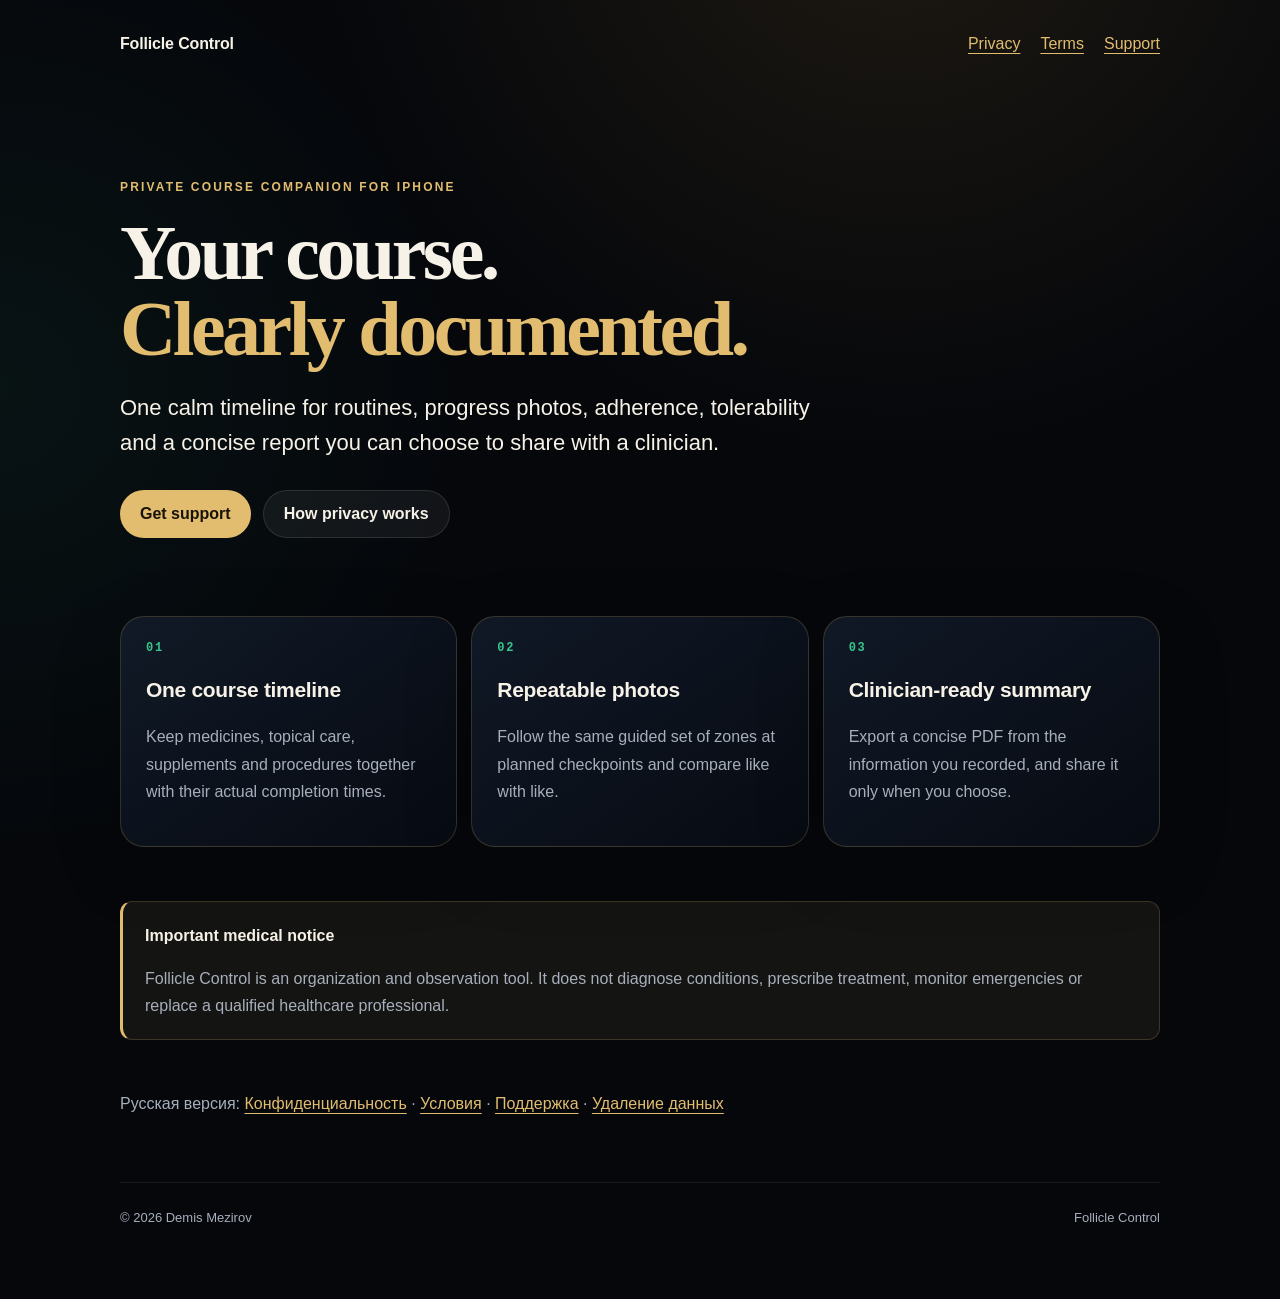
<file: index.html>
<!doctype html>
<html lang="en">
<head>
  <meta charset="utf-8">
  <meta name="viewport" content="width=device-width,initial-scale=1">
  <meta name="description" content="Official product, privacy, terms and support pages for Follicle Control.">
  <title>Follicle Control — Your course, documented</title>
  <link rel="stylesheet" href="styles.css">
</head>
<body>
  <main>
    <nav aria-label="Primary navigation">
      <a class="brand" href="index.html">Follicle Control</a>
      <span class="nav-links"><a href="privacy.html">Privacy</a><a href="terms.html">Terms</a><a href="support.html">Support</a></span>
    </nav>

    <section class="hero">
      <div class="eyebrow">Private course companion for iPhone</div>
      <h1>Your course.<br><span>Clearly documented.</span></h1>
      <p class="lead">One calm timeline for routines, progress photos, adherence, tolerability and a concise report you can choose to share with a clinician.</p>
      <div class="actions"><a class="button" href="support.html">Get support</a><a class="button secondary" href="privacy.html">How privacy works</a></div>
    </section>

    <section class="grid" aria-label="Core features">
      <article class="card"><div class="number">01</div><h2>One course timeline</h2><p>Keep medicines, topical care, supplements and procedures together with their actual completion times.</p></article>
      <article class="card"><div class="number">02</div><h2>Repeatable photos</h2><p>Follow the same guided set of zones at planned checkpoints and compare like with like.</p></article>
      <article class="card"><div class="number">03</div><h2>Clinician-ready summary</h2><p>Export a concise PDF from the information you recorded, and share it only when you choose.</p></article>
    </section>

    <section class="notice"><strong>Important medical notice</strong><p>Follicle Control is an organization and observation tool. It does not diagnose conditions, prescribe treatment, monitor emergencies or replace a qualified healthcare professional.</p></section>

    <section class="language"><span>Русская версия:</span> <a href="privacy-ru.html">Конфиденциальность</a> · <a href="terms-ru.html">Условия</a> · <a href="support-ru.html">Поддержка</a> · <a href="data-deletion-ru.html">Удаление данных</a></section>
    <footer><span>© 2026 Demis Mezirov</span><span>Follicle Control</span></footer>
  </main>
</body>
</html>
</file>
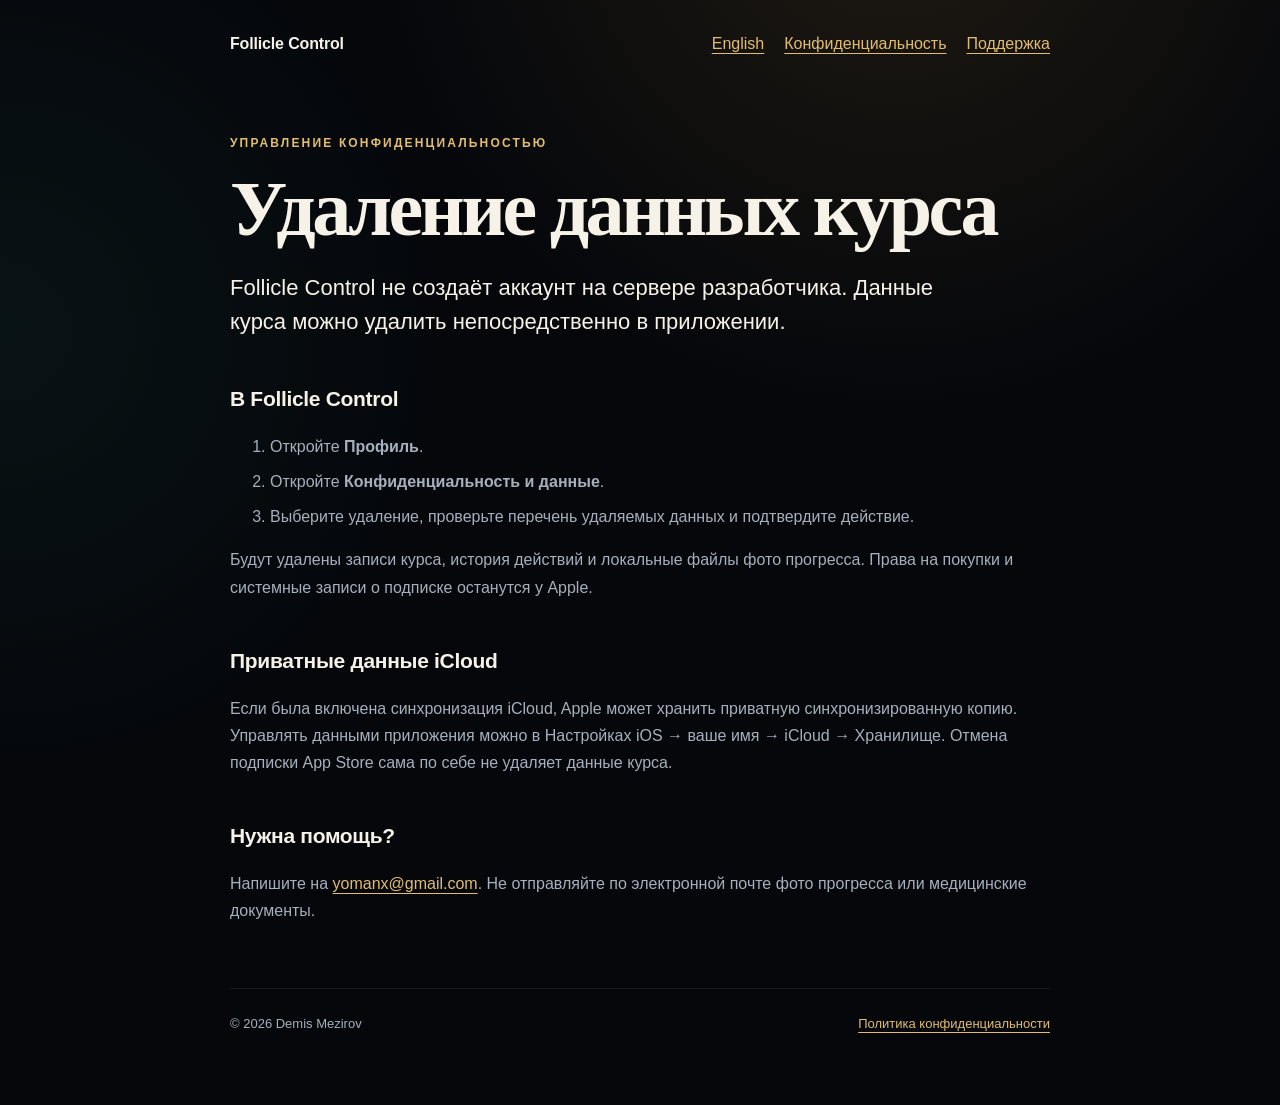
<file: data-deletion-ru.html>
<!doctype html>
<html lang="ru">
<head><meta charset="utf-8"><meta name="viewport" content="width=device-width,initial-scale=1"><meta name="description" content="Как удалить данные Follicle Control."><title>Удаление данных — Follicle Control</title><link rel="stylesheet" href="styles.css"></head>
<body><main class="document">
  <nav><a class="brand" href="index.html">Follicle Control</a><span class="nav-links"><a href="data-deletion.html">English</a><a href="privacy-ru.html">Конфиденциальность</a><a href="support-ru.html">Поддержка</a></span></nav>
  <div class="eyebrow">Управление конфиденциальностью</div><h1>Удаление данных курса</h1>
  <p class="lead">Follicle Control не создаёт аккаунт на сервере разработчика. Данные курса можно удалить непосредственно в приложении.</p>
  <h2>В Follicle Control</h2><ol><li>Откройте <strong>Профиль</strong>.</li><li>Откройте <strong>Конфиденциальность и данные</strong>.</li><li>Выберите удаление, проверьте перечень удаляемых данных и подтвердите действие.</li></ol>
  <p>Будут удалены записи курса, история действий и локальные файлы фото прогресса. Права на покупки и системные записи о подписке останутся у Apple.</p>
  <h2>Приватные данные iCloud</h2><p>Если была включена синхронизация iCloud, Apple может хранить приватную синхронизированную копию. Управлять данными приложения можно в Настройках iOS → ваше имя → iCloud → Хранилище. Отмена подписки App Store сама по себе не удаляет данные курса.</p>
  <h2>Нужна помощь?</h2><p>Напишите на <a href="mailto:yomanx@gmail.com?subject=Follicle%20Control%20data%20deletion">yomanx@gmail.com</a>. Не отправляйте по электронной почте фото прогресса или медицинские документы.</p>
  <footer><span>© 2026 Demis Mezirov</span><span><a href="privacy-ru.html">Политика конфиденциальности</a></span></footer>
</main></body></html>
</file>
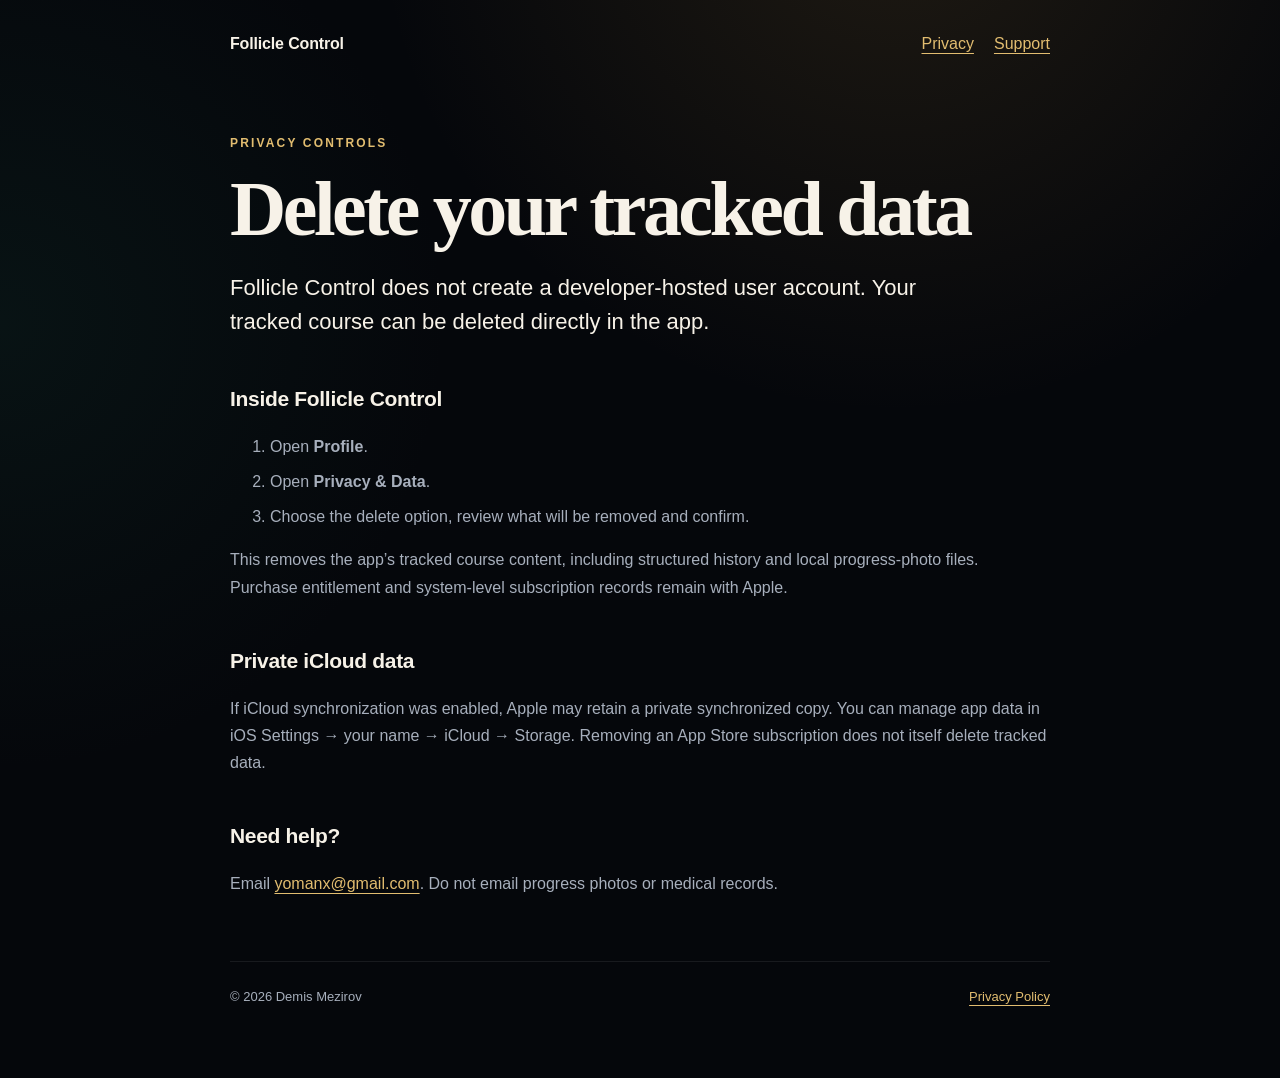
<file: data-deletion.html>
<!doctype html>
<html lang="en">
<head><meta charset="utf-8"><meta name="viewport" content="width=device-width,initial-scale=1"><meta name="description" content="How to delete Follicle Control data."><title>Data Deletion — Follicle Control</title><link rel="stylesheet" href="styles.css"></head>
<body><main class="document">
  <nav><a class="brand" href="index.html">Follicle Control</a><span class="nav-links"><a href="privacy.html">Privacy</a><a href="support.html">Support</a></span></nav>
  <div class="eyebrow">Privacy controls</div><h1>Delete your tracked data</h1>
  <p class="lead">Follicle Control does not create a developer-hosted user account. Your tracked course can be deleted directly in the app.</p>
  <h2>Inside Follicle Control</h2><ol><li>Open <strong>Profile</strong>.</li><li>Open <strong>Privacy &amp; Data</strong>.</li><li>Choose the delete option, review what will be removed and confirm.</li></ol>
  <p>This removes the app’s tracked course content, including structured history and local progress-photo files. Purchase entitlement and system-level subscription records remain with Apple.</p>
  <h2>Private iCloud data</h2><p>If iCloud synchronization was enabled, Apple may retain a private synchronized copy. You can manage app data in iOS Settings → your name → iCloud → Storage. Removing an App Store subscription does not itself delete tracked data.</p>
  <h2>Need help?</h2><p>Email <a href="mailto:yomanx@gmail.com?subject=Follicle%20Control%20data%20deletion">yomanx@gmail.com</a>. Do not email progress photos or medical records.</p>
  <footer><span>© 2026 Demis Mezirov</span><span><a href="privacy.html">Privacy Policy</a></span></footer>
</main></body></html>
</file>
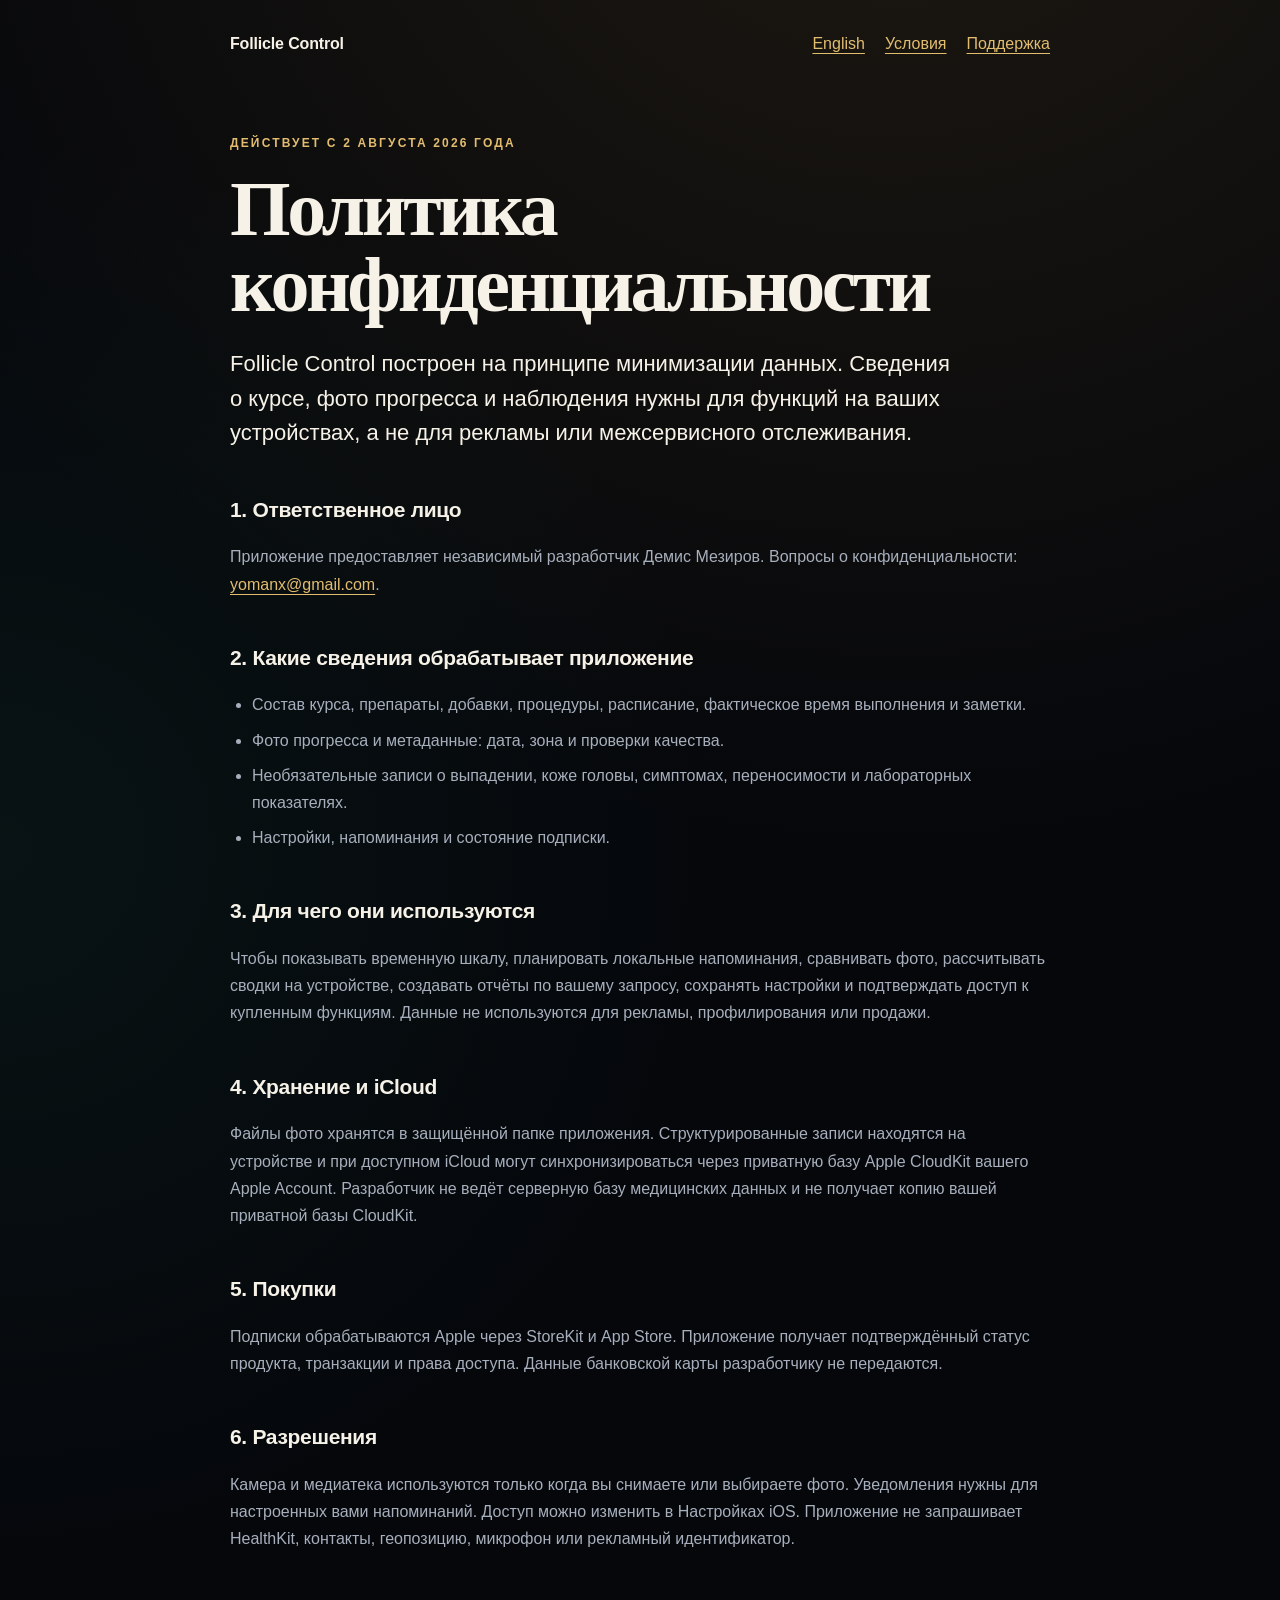
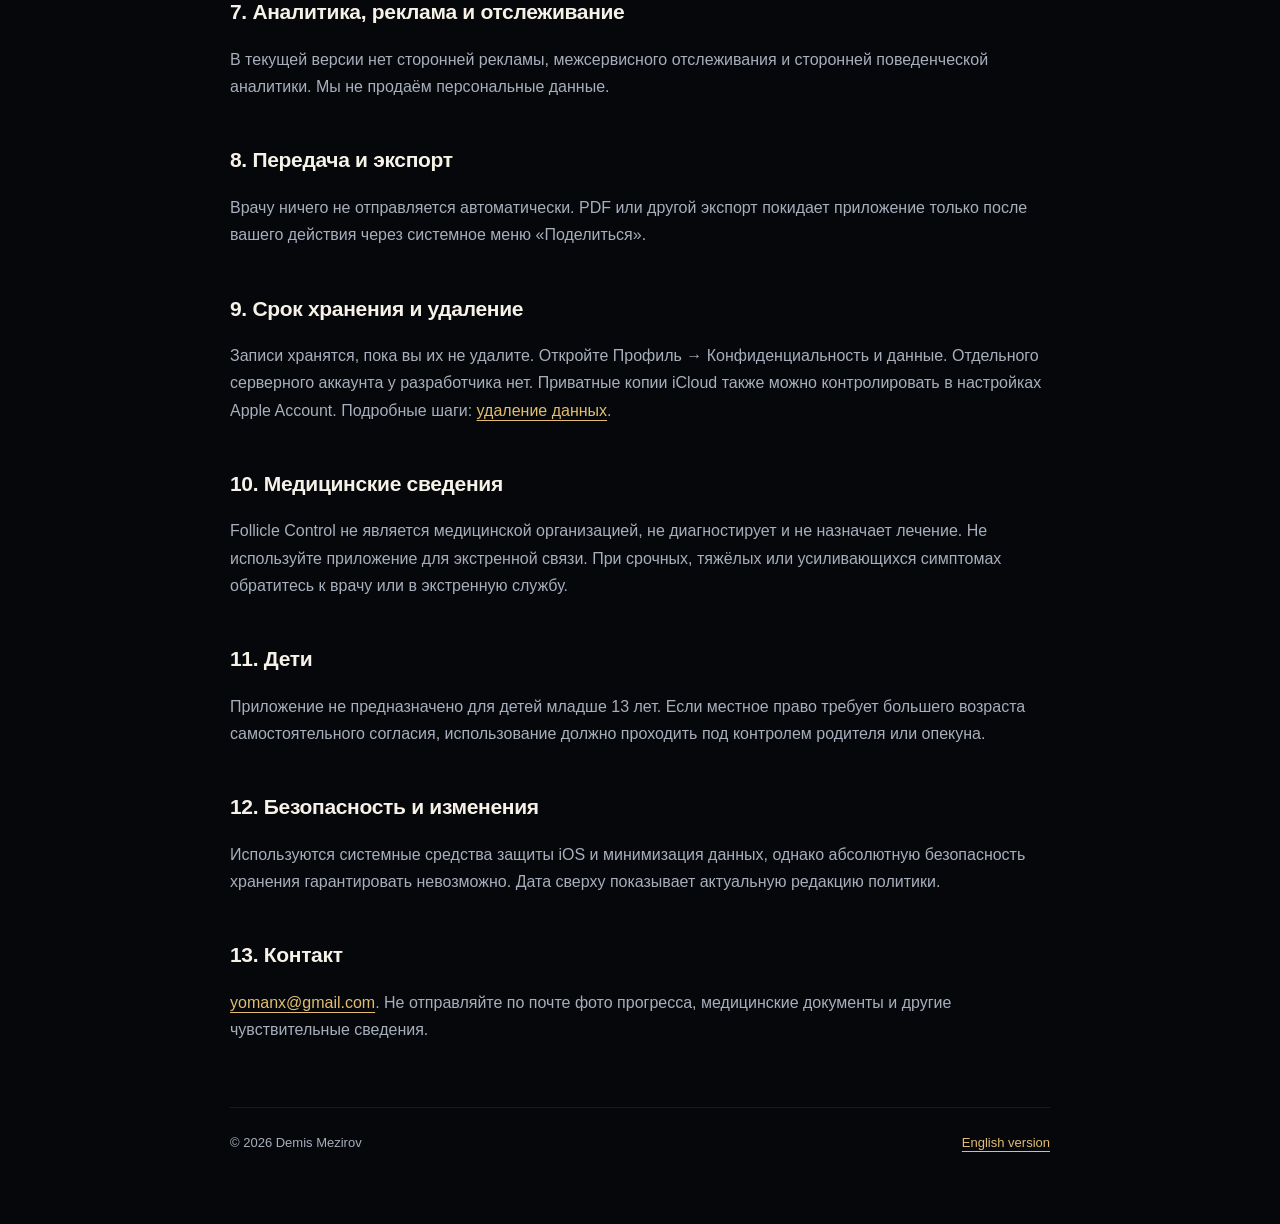
<file: privacy-ru.html>
<!doctype html>
<html lang="ru">
<head><meta charset="utf-8"><meta name="viewport" content="width=device-width,initial-scale=1"><meta name="description" content="Политика конфиденциальности Follicle Control."><title>Политика конфиденциальности — Follicle Control</title><link rel="stylesheet" href="styles.css"></head>
<body><main class="document">
  <nav><a class="brand" href="index.html">Follicle Control</a><span class="nav-links"><a href="privacy.html">English</a><a href="terms-ru.html">Условия</a><a href="support-ru.html">Поддержка</a></span></nav>
  <div class="eyebrow">Действует с 2 августа 2026 года</div><h1>Политика конфиденциальности</h1>
  <p class="lead">Follicle Control построен на принципе минимизации данных. Сведения о курсе, фото прогресса и наблюдения нужны для функций на ваших устройствах, а не для рекламы или межсервисного отслеживания.</p>
  <h2>1. Ответственное лицо</h2><p>Приложение предоставляет независимый разработчик Демис Мезиров. Вопросы о конфиденциальности: <a href="mailto:yomanx@gmail.com?subject=Follicle%20Control%20privacy">yomanx@gmail.com</a>.</p>
  <h2>2. Какие сведения обрабатывает приложение</h2><ul><li>Состав курса, препараты, добавки, процедуры, расписание, фактическое время выполнения и заметки.</li><li>Фото прогресса и метаданные: дата, зона и проверки качества.</li><li>Необязательные записи о выпадении, коже головы, симптомах, переносимости и лабораторных показателях.</li><li>Настройки, напоминания и состояние подписки.</li></ul>
  <h2>3. Для чего они используются</h2><p>Чтобы показывать временную шкалу, планировать локальные напоминания, сравнивать фото, рассчитывать сводки на устройстве, создавать отчёты по вашему запросу, сохранять настройки и подтверждать доступ к купленным функциям. Данные не используются для рекламы, профилирования или продажи.</p>
  <h2>4. Хранение и iCloud</h2><p>Файлы фото хранятся в защищённой папке приложения. Структурированные записи находятся на устройстве и при доступном iCloud могут синхронизироваться через приватную базу Apple CloudKit вашего Apple Account. Разработчик не ведёт серверную базу медицинских данных и не получает копию вашей приватной базы CloudKit.</p>
  <h2>5. Покупки</h2><p>Подписки обрабатываются Apple через StoreKit и App Store. Приложение получает подтверждённый статус продукта, транзакции и права доступа. Данные банковской карты разработчику не передаются.</p>
  <h2>6. Разрешения</h2><p>Камера и медиатека используются только когда вы снимаете или выбираете фото. Уведомления нужны для настроенных вами напоминаний. Доступ можно изменить в Настройках iOS. Приложение не запрашивает HealthKit, контакты, геопозицию, микрофон или рекламный идентификатор.</p>
  <h2>7. Аналитика, реклама и отслеживание</h2><p>В текущей версии нет сторонней рекламы, межсервисного отслеживания и сторонней поведенческой аналитики. Мы не продаём персональные данные.</p>
  <h2>8. Передача и экспорт</h2><p>Врачу ничего не отправляется автоматически. PDF или другой экспорт покидает приложение только после вашего действия через системное меню «Поделиться».</p>
  <h2>9. Срок хранения и удаление</h2><p>Записи хранятся, пока вы их не удалите. Откройте Профиль → Конфиденциальность и данные. Отдельного серверного аккаунта у разработчика нет. Приватные копии iCloud также можно контролировать в настройках Apple Account. Подробные шаги: <a href="data-deletion-ru.html">удаление данных</a>.</p>
  <h2>10. Медицинские сведения</h2><p>Follicle Control не является медицинской организацией, не диагностирует и не назначает лечение. Не используйте приложение для экстренной связи. При срочных, тяжёлых или усиливающихся симптомах обратитесь к врачу или в экстренную службу.</p>
  <h2>11. Дети</h2><p>Приложение не предназначено для детей младше 13 лет. Если местное право требует большего возраста самостоятельного согласия, использование должно проходить под контролем родителя или опекуна.</p>
  <h2>12. Безопасность и изменения</h2><p>Используются системные средства защиты iOS и минимизация данных, однако абсолютную безопасность хранения гарантировать невозможно. Дата сверху показывает актуальную редакцию политики.</p>
  <h2>13. Контакт</h2><p><a href="mailto:yomanx@gmail.com?subject=Follicle%20Control%20privacy">yomanx@gmail.com</a>. Не отправляйте по почте фото прогресса, медицинские документы и другие чувствительные сведения.</p>
  <footer><span>© 2026 Demis Mezirov</span><span><a href="privacy.html">English version</a></span></footer>
</main></body></html>
</file>
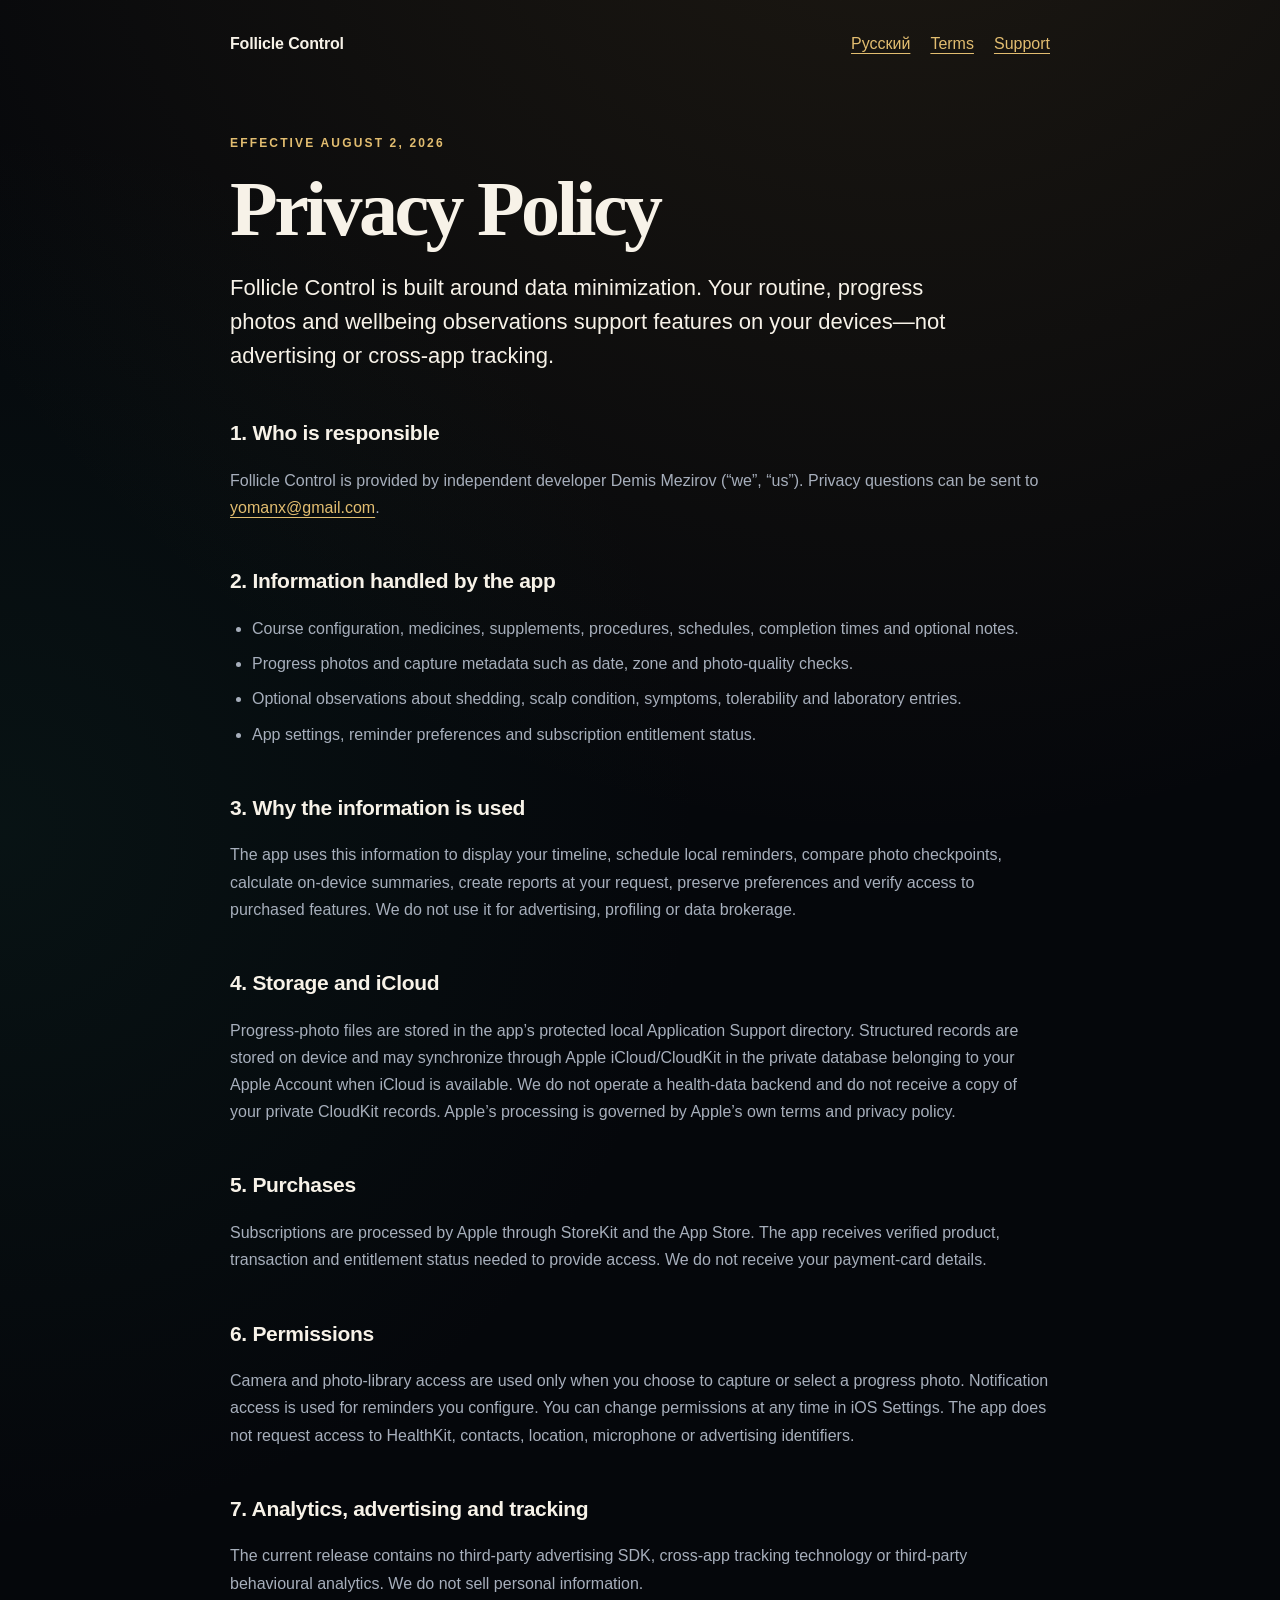
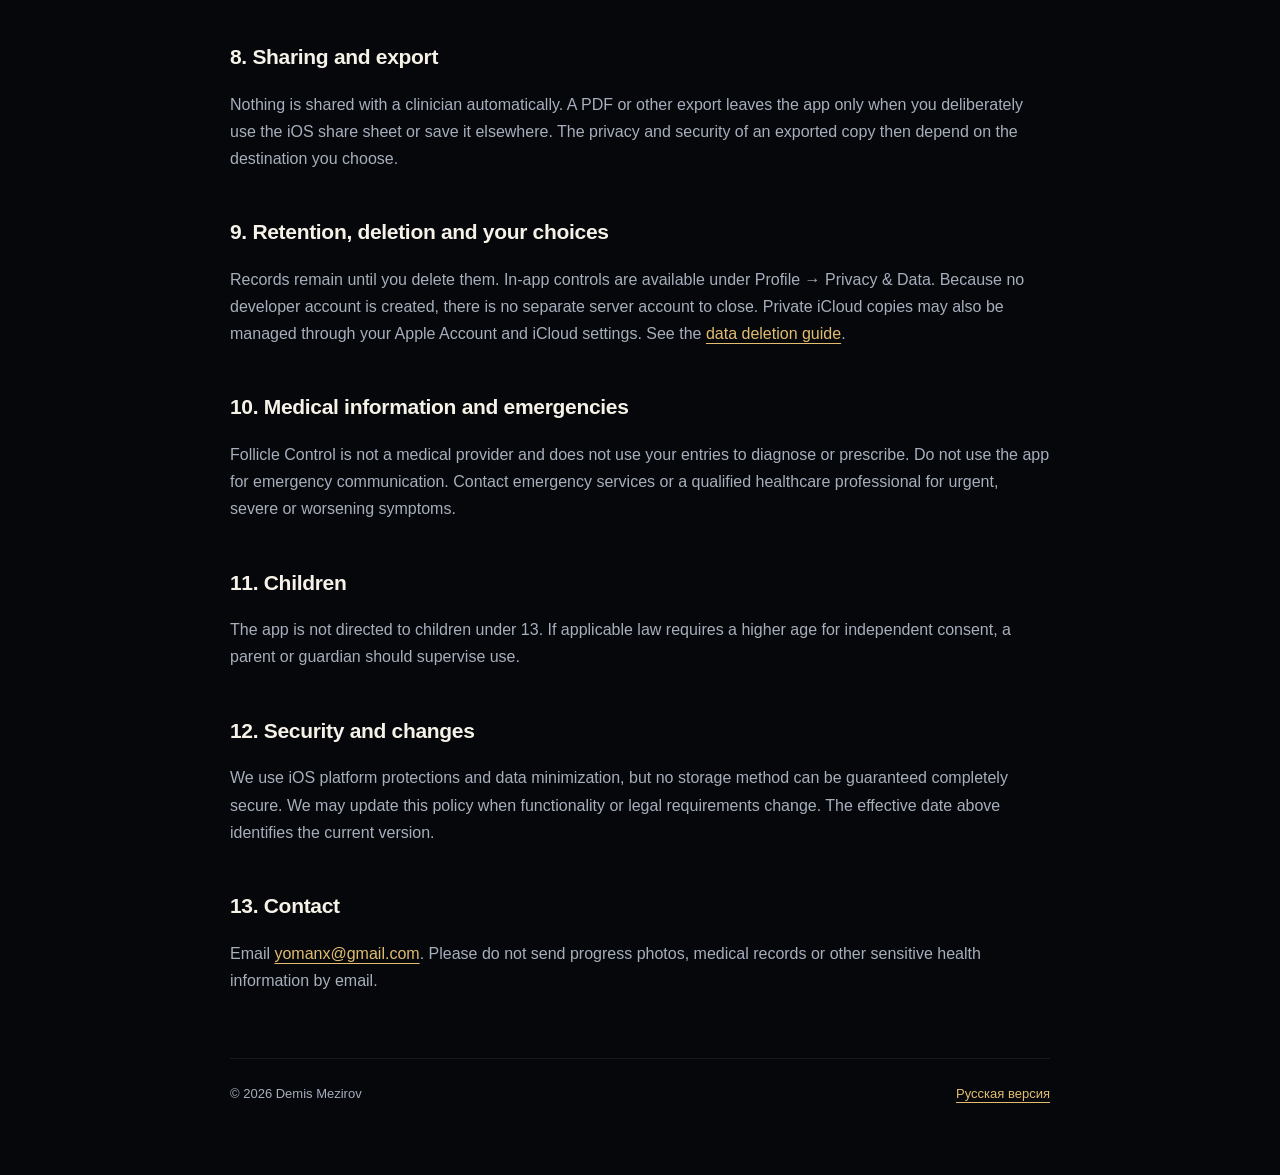
<file: privacy.html>
<!doctype html>
<html lang="en">
<head>
  <meta charset="utf-8">
  <meta name="viewport" content="width=device-width,initial-scale=1">
  <meta name="description" content="Privacy Policy for Follicle Control.">
  <title>Privacy Policy — Follicle Control</title>
  <link rel="stylesheet" href="styles.css">
</head>
<body>
  <main class="document">
    <nav><a class="brand" href="index.html">Follicle Control</a><span class="nav-links"><a href="privacy-ru.html">Русский</a><a href="terms.html">Terms</a><a href="support.html">Support</a></span></nav>
    <div class="eyebrow">Effective August 2, 2026</div>
    <h1>Privacy Policy</h1>
    <p class="lead">Follicle Control is built around data minimization. Your routine, progress photos and wellbeing observations support features on your devices—not advertising or cross-app tracking.</p>

    <h2>1. Who is responsible</h2>
    <p>Follicle Control is provided by independent developer Demis Mezirov (“we”, “us”). Privacy questions can be sent to <a href="mailto:yomanx@gmail.com?subject=Follicle%20Control%20privacy">yomanx@gmail.com</a>.</p>

    <h2>2. Information handled by the app</h2>
    <ul>
      <li>Course configuration, medicines, supplements, procedures, schedules, completion times and optional notes.</li>
      <li>Progress photos and capture metadata such as date, zone and photo-quality checks.</li>
      <li>Optional observations about shedding, scalp condition, symptoms, tolerability and laboratory entries.</li>
      <li>App settings, reminder preferences and subscription entitlement status.</li>
    </ul>

    <h2>3. Why the information is used</h2>
    <p>The app uses this information to display your timeline, schedule local reminders, compare photo checkpoints, calculate on-device summaries, create reports at your request, preserve preferences and verify access to purchased features. We do not use it for advertising, profiling or data brokerage.</p>

    <h2>4. Storage and iCloud</h2>
    <p>Progress-photo files are stored in the app’s protected local Application Support directory. Structured records are stored on device and may synchronize through Apple iCloud/CloudKit in the private database belonging to your Apple Account when iCloud is available. We do not operate a health-data backend and do not receive a copy of your private CloudKit records. Apple’s processing is governed by Apple’s own terms and privacy policy.</p>

    <h2>5. Purchases</h2>
    <p>Subscriptions are processed by Apple through StoreKit and the App Store. The app receives verified product, transaction and entitlement status needed to provide access. We do not receive your payment-card details.</p>

    <h2>6. Permissions</h2>
    <p>Camera and photo-library access are used only when you choose to capture or select a progress photo. Notification access is used for reminders you configure. You can change permissions at any time in iOS Settings. The app does not request access to HealthKit, contacts, location, microphone or advertising identifiers.</p>

    <h2>7. Analytics, advertising and tracking</h2>
    <p>The current release contains no third-party advertising SDK, cross-app tracking technology or third-party behavioural analytics. We do not sell personal information.</p>

    <h2>8. Sharing and export</h2>
    <p>Nothing is shared with a clinician automatically. A PDF or other export leaves the app only when you deliberately use the iOS share sheet or save it elsewhere. The privacy and security of an exported copy then depend on the destination you choose.</p>

    <h2>9. Retention, deletion and your choices</h2>
    <p>Records remain until you delete them. In-app controls are available under Profile → Privacy &amp; Data. Because no developer account is created, there is no separate server account to close. Private iCloud copies may also be managed through your Apple Account and iCloud settings. See the <a href="data-deletion.html">data deletion guide</a>.</p>

    <h2>10. Medical information and emergencies</h2>
    <p>Follicle Control is not a medical provider and does not use your entries to diagnose or prescribe. Do not use the app for emergency communication. Contact emergency services or a qualified healthcare professional for urgent, severe or worsening symptoms.</p>

    <h2>11. Children</h2>
    <p>The app is not directed to children under 13. If applicable law requires a higher age for independent consent, a parent or guardian should supervise use.</p>

    <h2>12. Security and changes</h2>
    <p>We use iOS platform protections and data minimization, but no storage method can be guaranteed completely secure. We may update this policy when functionality or legal requirements change. The effective date above identifies the current version.</p>

    <h2>13. Contact</h2>
    <p>Email <a href="mailto:yomanx@gmail.com?subject=Follicle%20Control%20privacy">yomanx@gmail.com</a>. Please do not send progress photos, medical records or other sensitive health information by email.</p>
    <footer><span>© 2026 Demis Mezirov</span><span><a href="privacy-ru.html">Русская версия</a></span></footer>
  </main>
</body>
</html>
</file>
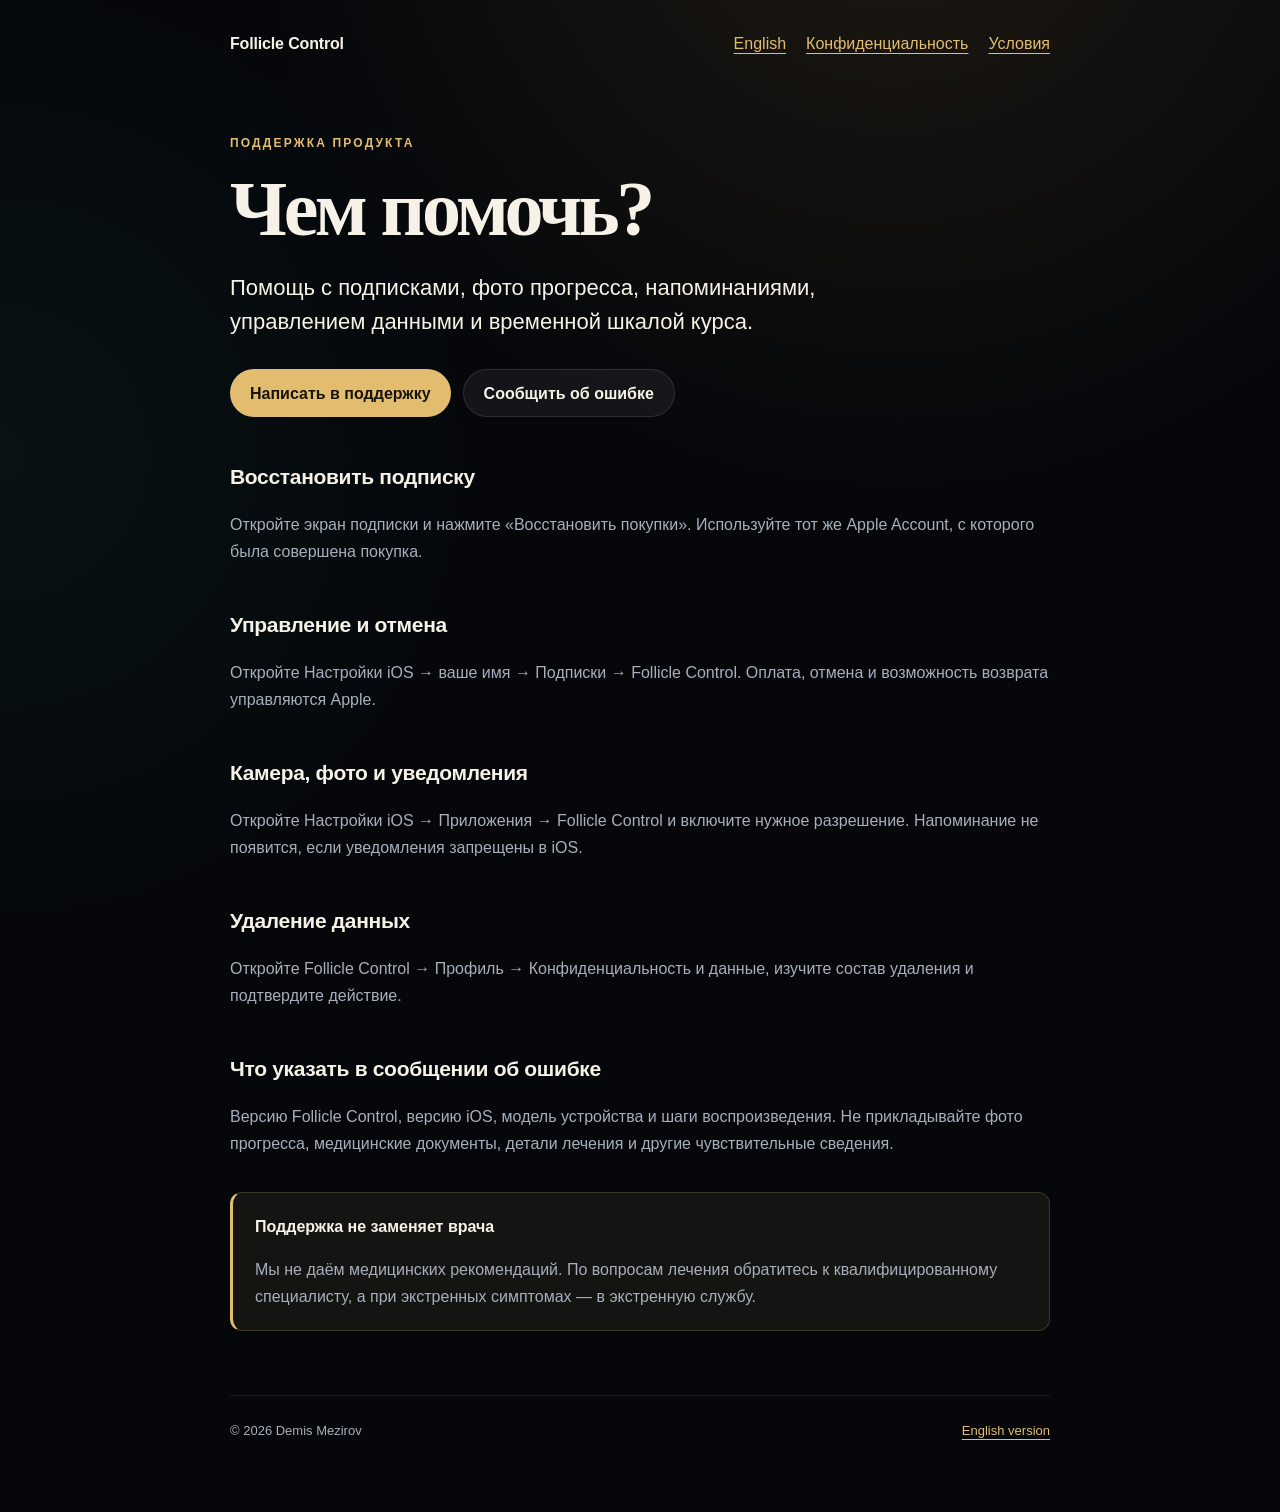
<file: support-ru.html>
<!doctype html>
<html lang="ru">
<head><meta charset="utf-8"><meta name="viewport" content="width=device-width,initial-scale=1"><meta name="description" content="Поддержка Follicle Control."><title>Поддержка — Follicle Control</title><link rel="stylesheet" href="styles.css"></head>
<body><main class="document">
  <nav><a class="brand" href="index.html">Follicle Control</a><span class="nav-links"><a href="support.html">English</a><a href="privacy-ru.html">Конфиденциальность</a><a href="terms-ru.html">Условия</a></span></nav>
  <div class="eyebrow">Поддержка продукта</div><h1>Чем помочь?</h1>
  <p class="lead">Помощь с подписками, фото прогресса, напоминаниями, управлением данными и временной шкалой курса.</p>
  <div class="actions"><a class="button" href="mailto:yomanx@gmail.com?subject=Follicle%20Control%20support">Написать в поддержку</a><a class="button secondary" href="https://github.com/yomanx/follicle-control-legal/issues/new/choose">Сообщить об ошибке</a></div>
  <h2>Восстановить подписку</h2><p>Откройте экран подписки и нажмите «Восстановить покупки». Используйте тот же Apple Account, с которого была совершена покупка.</p>
  <h2>Управление и отмена</h2><p>Откройте Настройки iOS → ваше имя → Подписки → Follicle Control. Оплата, отмена и возможность возврата управляются Apple.</p>
  <h2>Камера, фото и уведомления</h2><p>Откройте Настройки iOS → Приложения → Follicle Control и включите нужное разрешение. Напоминание не появится, если уведомления запрещены в iOS.</p>
  <h2>Удаление данных</h2><p>Откройте Follicle Control → Профиль → Конфиденциальность и данные, изучите состав удаления и подтвердите действие.</p>
  <h2>Что указать в сообщении об ошибке</h2><p>Версию Follicle Control, версию iOS, модель устройства и шаги воспроизведения. Не прикладывайте фото прогресса, медицинские документы, детали лечения и другие чувствительные сведения.</p>
  <section class="notice"><strong>Поддержка не заменяет врача</strong><p>Мы не даём медицинских рекомендаций. По вопросам лечения обратитесь к квалифицированному специалисту, а при экстренных симптомах — в экстренную службу.</p></section>
  <footer><span>© 2026 Demis Mezirov</span><span><a href="support.html">English version</a></span></footer>
</main></body></html>
</file>
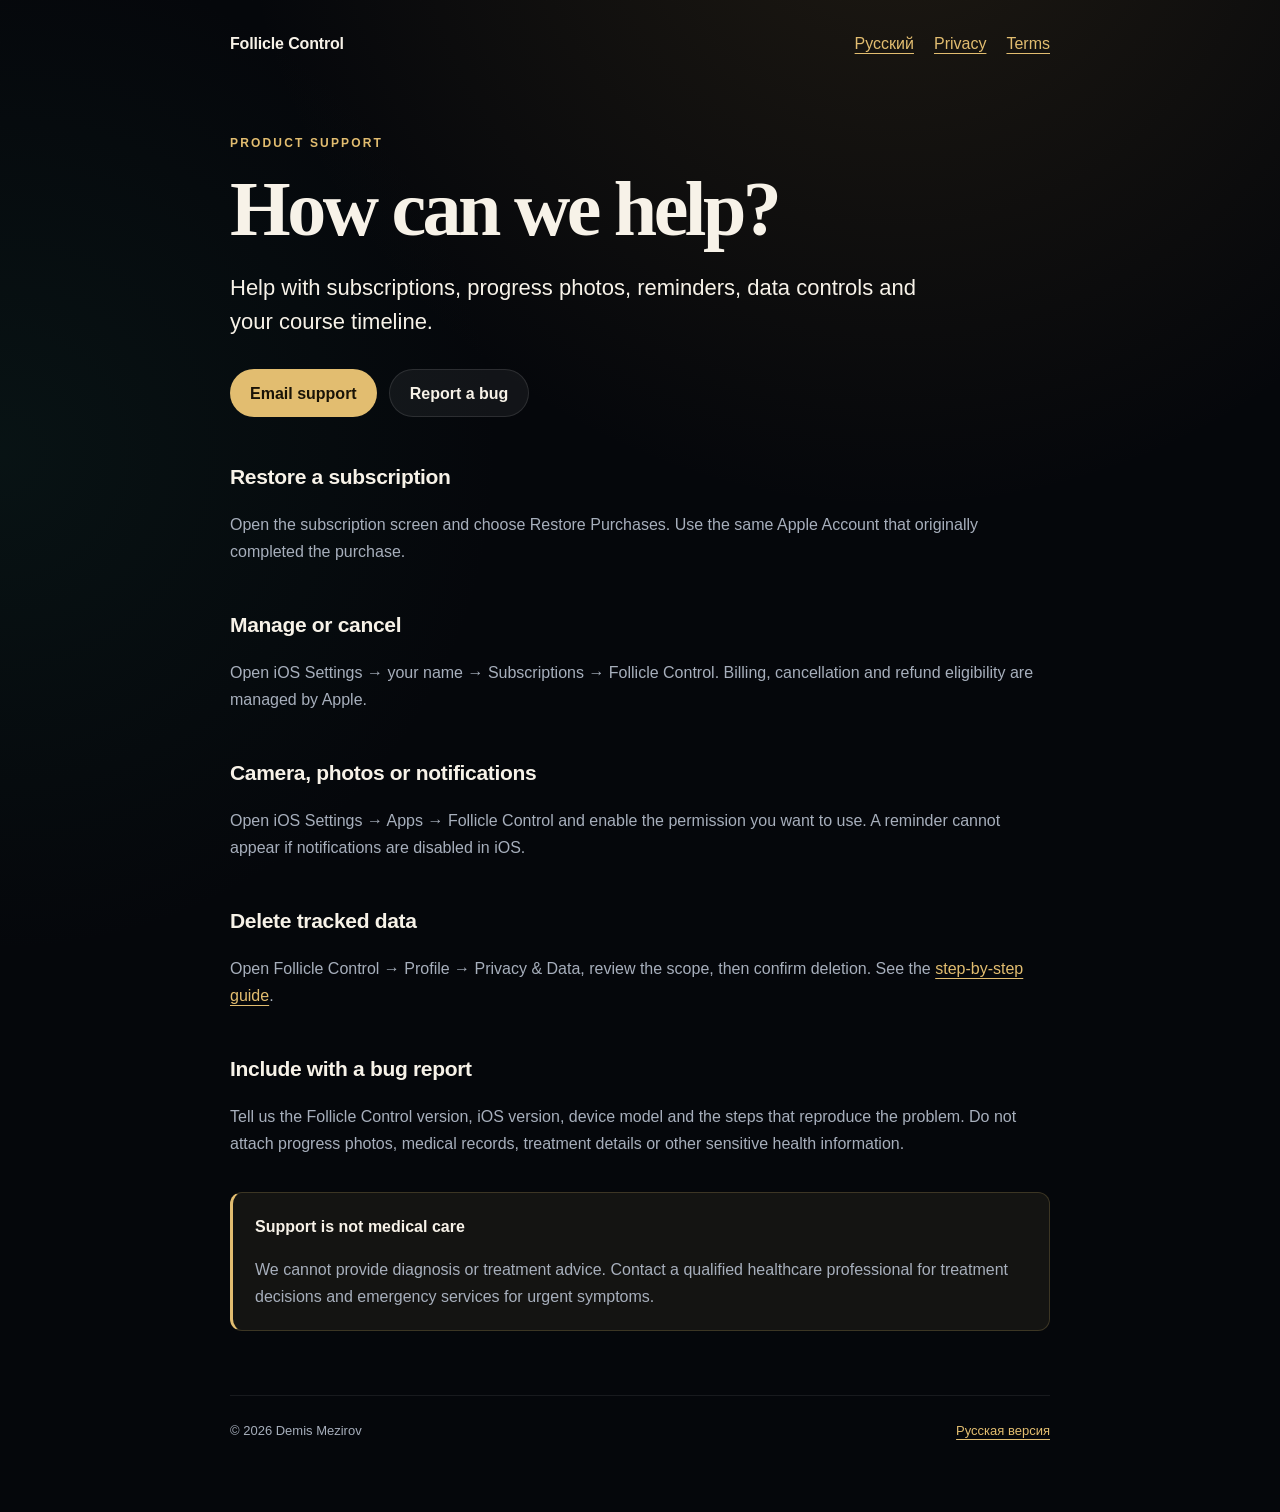
<file: support.html>
<!doctype html>
<html lang="en">
<head>
  <meta charset="utf-8">
  <meta name="viewport" content="width=device-width,initial-scale=1">
  <meta name="description" content="Support for Follicle Control.">
  <title>Support — Follicle Control</title>
  <link rel="stylesheet" href="styles.css">
</head>
<body>
  <main class="document">
    <nav><a class="brand" href="index.html">Follicle Control</a><span class="nav-links"><a href="support-ru.html">Русский</a><a href="privacy.html">Privacy</a><a href="terms.html">Terms</a></span></nav>
    <div class="eyebrow">Product support</div>
    <h1>How can we help?</h1>
    <p class="lead">Help with subscriptions, progress photos, reminders, data controls and your course timeline.</p>
    <div class="actions"><a class="button" href="mailto:yomanx@gmail.com?subject=Follicle%20Control%20support">Email support</a><a class="button secondary" href="https://github.com/yomanx/follicle-control-legal/issues/new/choose">Report a bug</a></div>

    <h2>Restore a subscription</h2>
    <p>Open the subscription screen and choose Restore Purchases. Use the same Apple Account that originally completed the purchase.</p>
    <h2>Manage or cancel</h2>
    <p>Open iOS Settings → your name → Subscriptions → Follicle Control. Billing, cancellation and refund eligibility are managed by Apple.</p>
    <h2>Camera, photos or notifications</h2>
    <p>Open iOS Settings → Apps → Follicle Control and enable the permission you want to use. A reminder cannot appear if notifications are disabled in iOS.</p>
    <h2>Delete tracked data</h2>
    <p>Open Follicle Control → Profile → Privacy &amp; Data, review the scope, then confirm deletion. See the <a href="data-deletion.html">step-by-step guide</a>.</p>
    <h2>Include with a bug report</h2>
    <p>Tell us the Follicle Control version, iOS version, device model and the steps that reproduce the problem. Do not attach progress photos, medical records, treatment details or other sensitive health information.</p>

    <section class="notice"><strong>Support is not medical care</strong><p>We cannot provide diagnosis or treatment advice. Contact a qualified healthcare professional for treatment decisions and emergency services for urgent symptoms.</p></section>
    <footer><span>© 2026 Demis Mezirov</span><span><a href="support-ru.html">Русская версия</a></span></footer>
  </main>
</body>
</html>
</file>
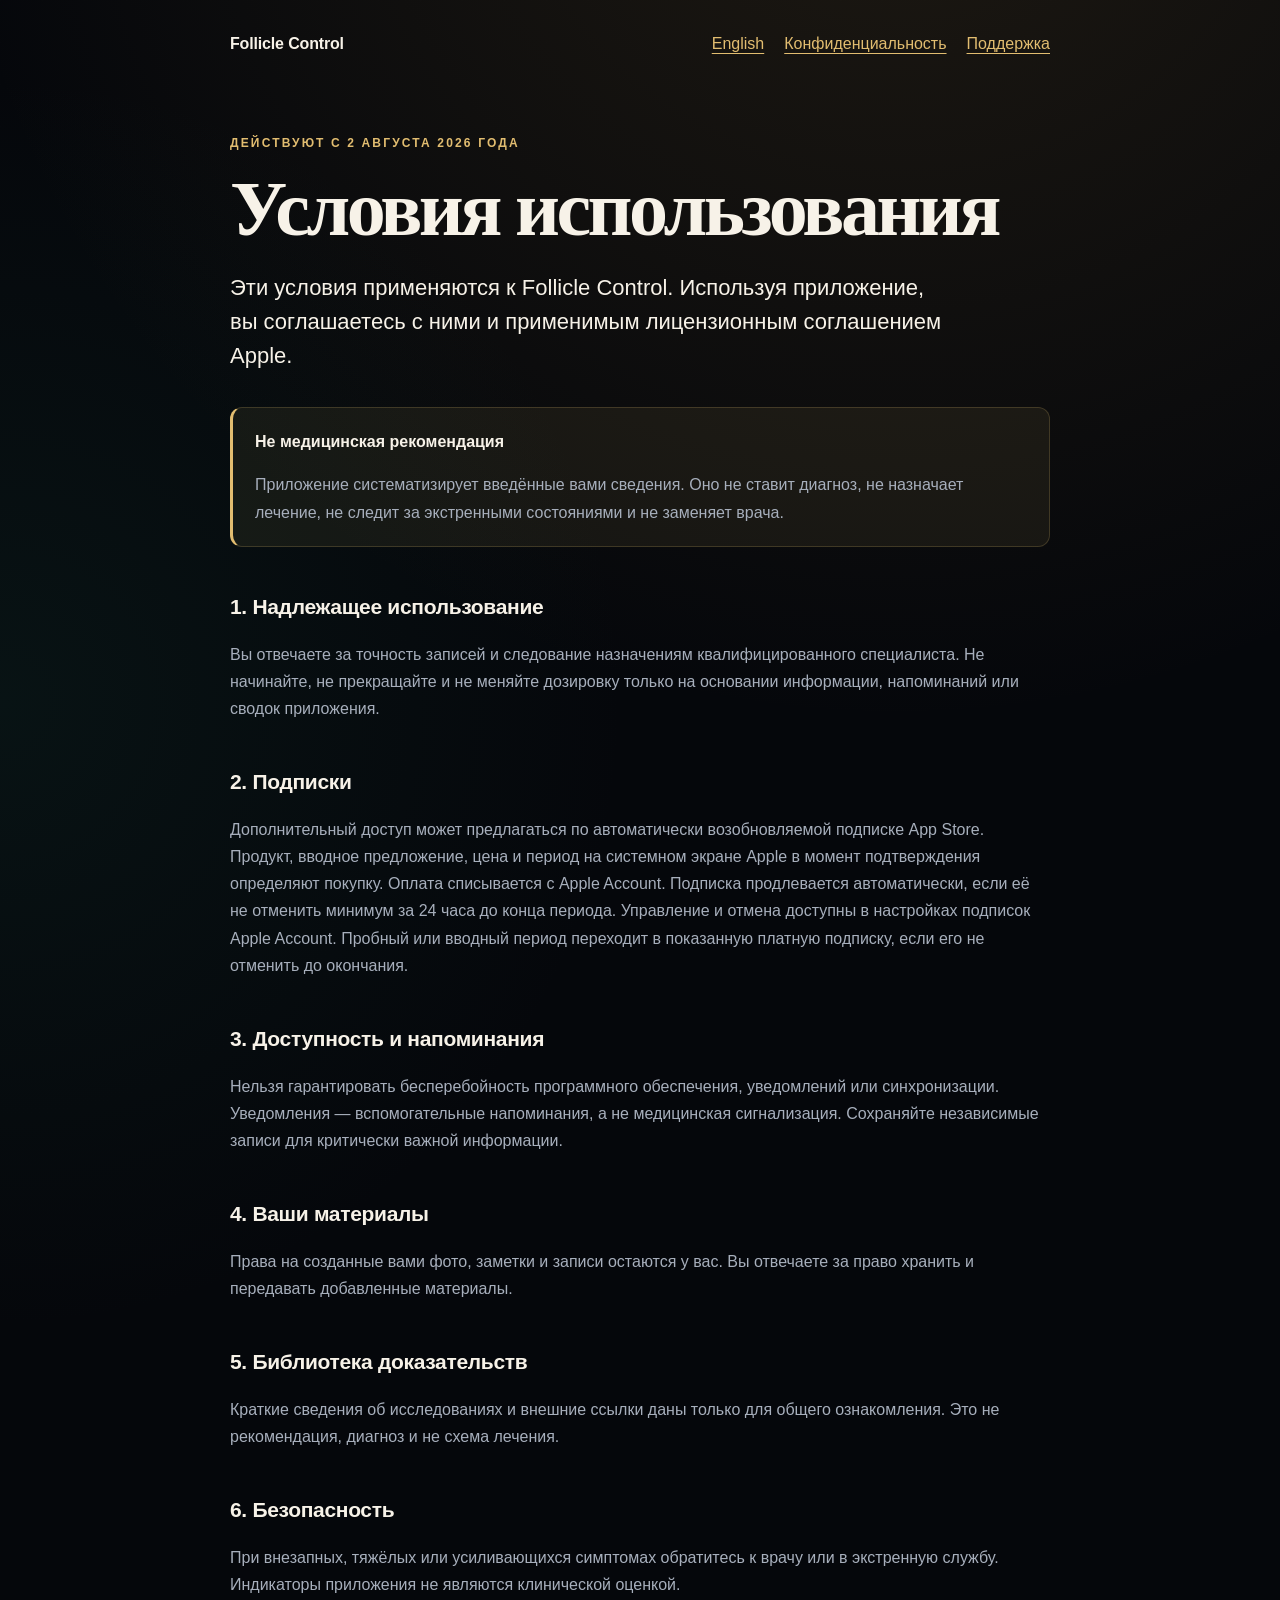
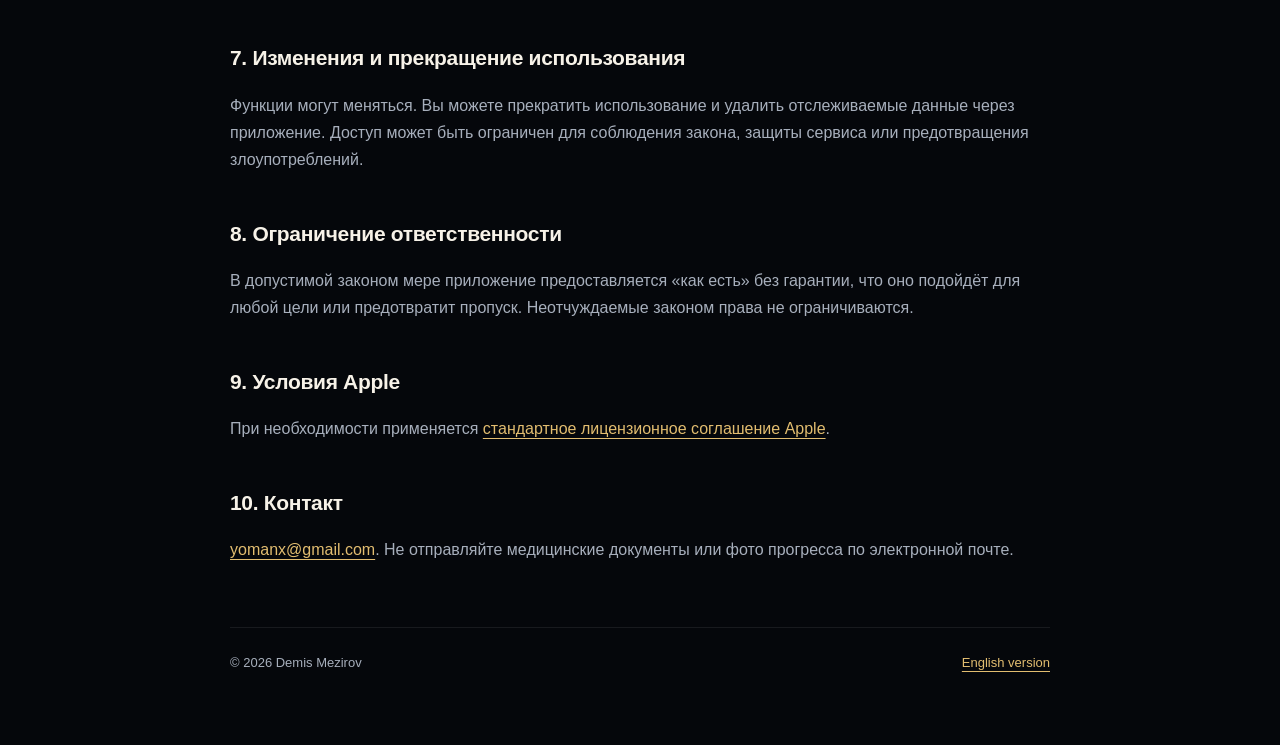
<file: terms-ru.html>
<!doctype html>
<html lang="ru">
<head><meta charset="utf-8"><meta name="viewport" content="width=device-width,initial-scale=1"><meta name="description" content="Условия использования Follicle Control."><title>Условия использования — Follicle Control</title><link rel="stylesheet" href="styles.css"></head>
<body><main class="document">
  <nav><a class="brand" href="index.html">Follicle Control</a><span class="nav-links"><a href="terms.html">English</a><a href="privacy-ru.html">Конфиденциальность</a><a href="support-ru.html">Поддержка</a></span></nav>
  <div class="eyebrow">Действуют с 2 августа 2026 года</div><h1>Условия использования</h1>
  <p class="lead">Эти условия применяются к Follicle Control. Используя приложение, вы соглашаетесь с ними и применимым лицензионным соглашением Apple.</p>
  <section class="notice"><strong>Не медицинская рекомендация</strong><p>Приложение систематизирует введённые вами сведения. Оно не ставит диагноз, не назначает лечение, не следит за экстренными состояниями и не заменяет врача.</p></section>
  <h2>1. Надлежащее использование</h2><p>Вы отвечаете за точность записей и следование назначениям квалифицированного специалиста. Не начинайте, не прекращайте и не меняйте дозировку только на основании информации, напоминаний или сводок приложения.</p>
  <h2>2. Подписки</h2><p>Дополнительный доступ может предлагаться по автоматически возобновляемой подписке App Store. Продукт, вводное предложение, цена и период на системном экране Apple в момент подтверждения определяют покупку. Оплата списывается с Apple Account. Подписка продлевается автоматически, если её не отменить минимум за 24 часа до конца периода. Управление и отмена доступны в настройках подписок Apple Account. Пробный или вводный период переходит в показанную платную подписку, если его не отменить до окончания.</p>
  <h2>3. Доступность и напоминания</h2><p>Нельзя гарантировать бесперебойность программного обеспечения, уведомлений или синхронизации. Уведомления — вспомогательные напоминания, а не медицинская сигнализация. Сохраняйте независимые записи для критически важной информации.</p>
  <h2>4. Ваши материалы</h2><p>Права на созданные вами фото, заметки и записи остаются у вас. Вы отвечаете за право хранить и передавать добавленные материалы.</p>
  <h2>5. Библиотека доказательств</h2><p>Краткие сведения об исследованиях и внешние ссылки даны только для общего ознакомления. Это не рекомендация, диагноз и не схема лечения.</p>
  <h2>6. Безопасность</h2><p>При внезапных, тяжёлых или усиливающихся симптомах обратитесь к врачу или в экстренную службу. Индикаторы приложения не являются клинической оценкой.</p>
  <h2>7. Изменения и прекращение использования</h2><p>Функции могут меняться. Вы можете прекратить использование и удалить отслеживаемые данные через приложение. Доступ может быть ограничен для соблюдения закона, защиты сервиса или предотвращения злоупотреблений.</p>
  <h2>8. Ограничение ответственности</h2><p>В допустимой законом мере приложение предоставляется «как есть» без гарантии, что оно подойдёт для любой цели или предотвратит пропуск. Неотчуждаемые законом права не ограничиваются.</p>
  <h2>9. Условия Apple</h2><p>При необходимости применяется <a href="https://www.apple.com/legal/internet-services/itunes/dev/stdeula/">стандартное лицензионное соглашение Apple</a>.</p>
  <h2>10. Контакт</h2><p><a href="mailto:yomanx@gmail.com?subject=Follicle%20Control%20support">yomanx@gmail.com</a>. Не отправляйте медицинские документы или фото прогресса по электронной почте.</p>
  <footer><span>© 2026 Demis Mezirov</span><span><a href="terms.html">English version</a></span></footer>
</main></body></html>
</file>
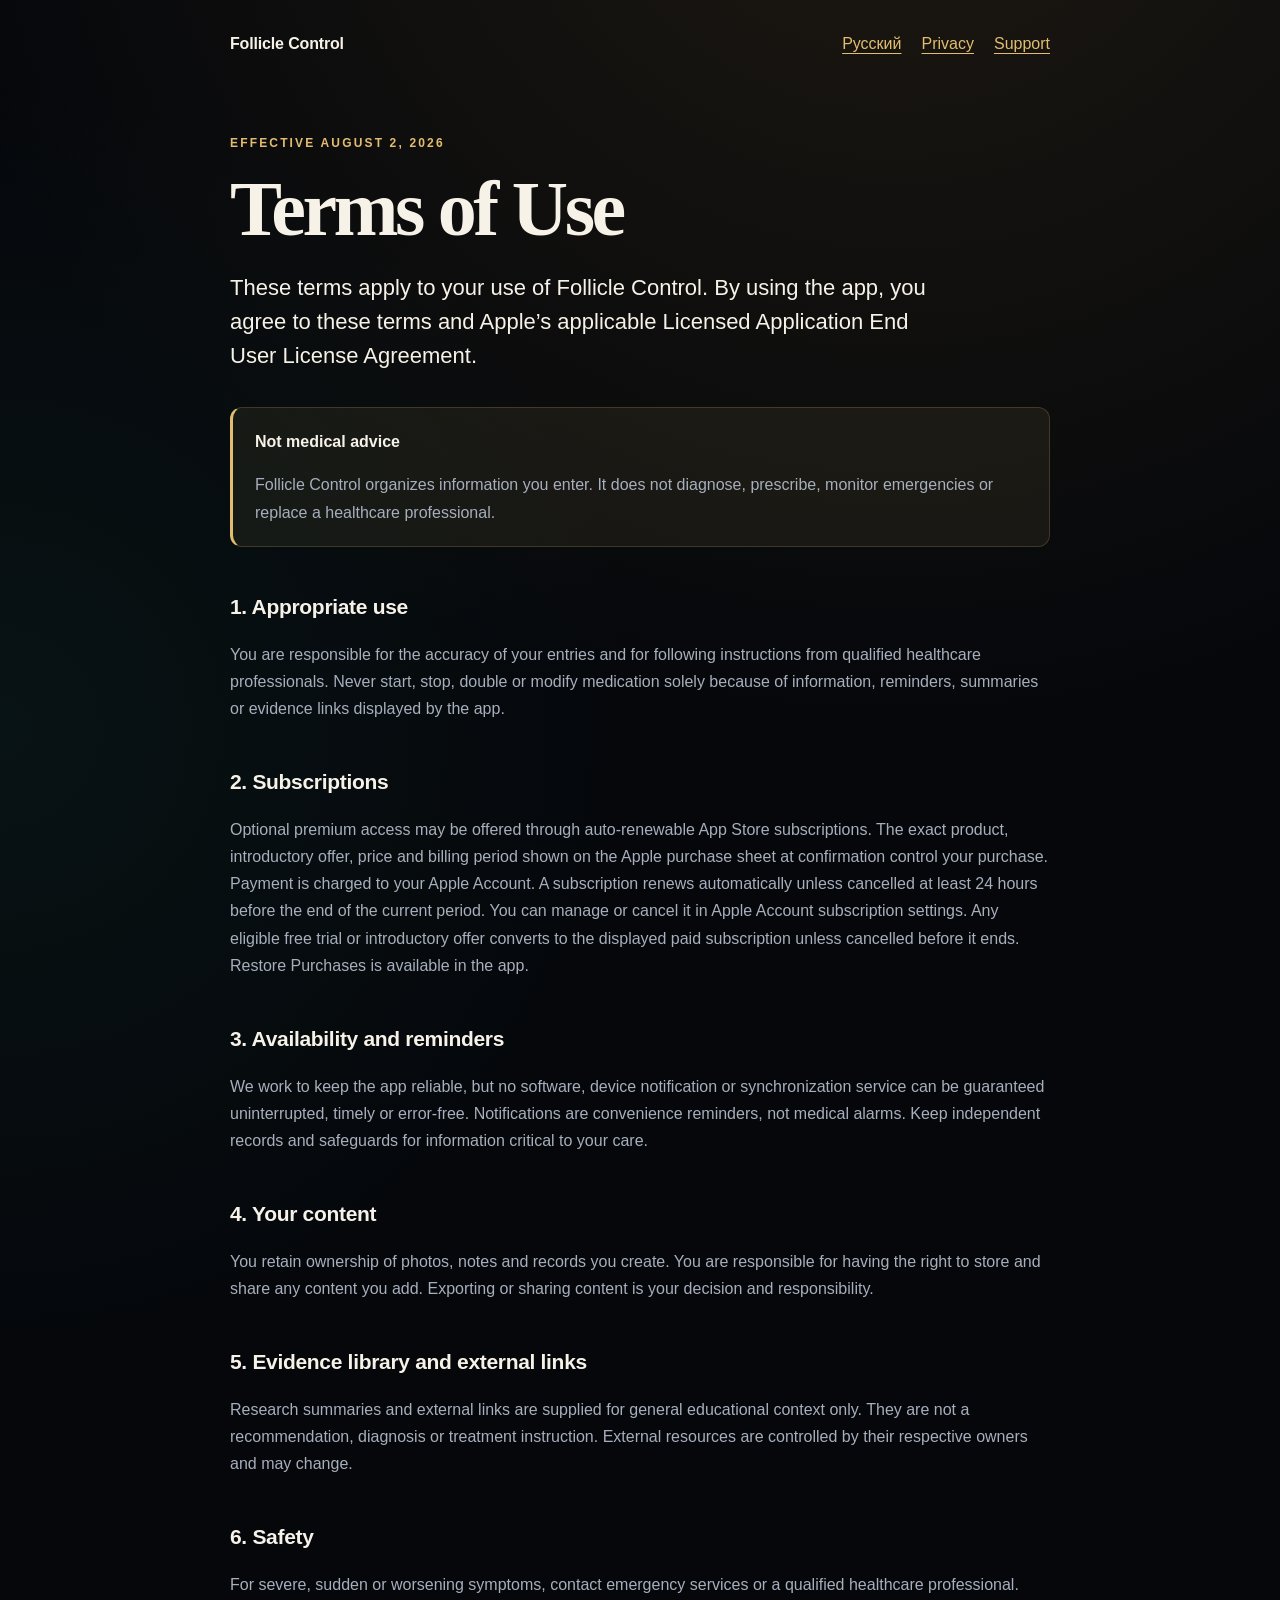
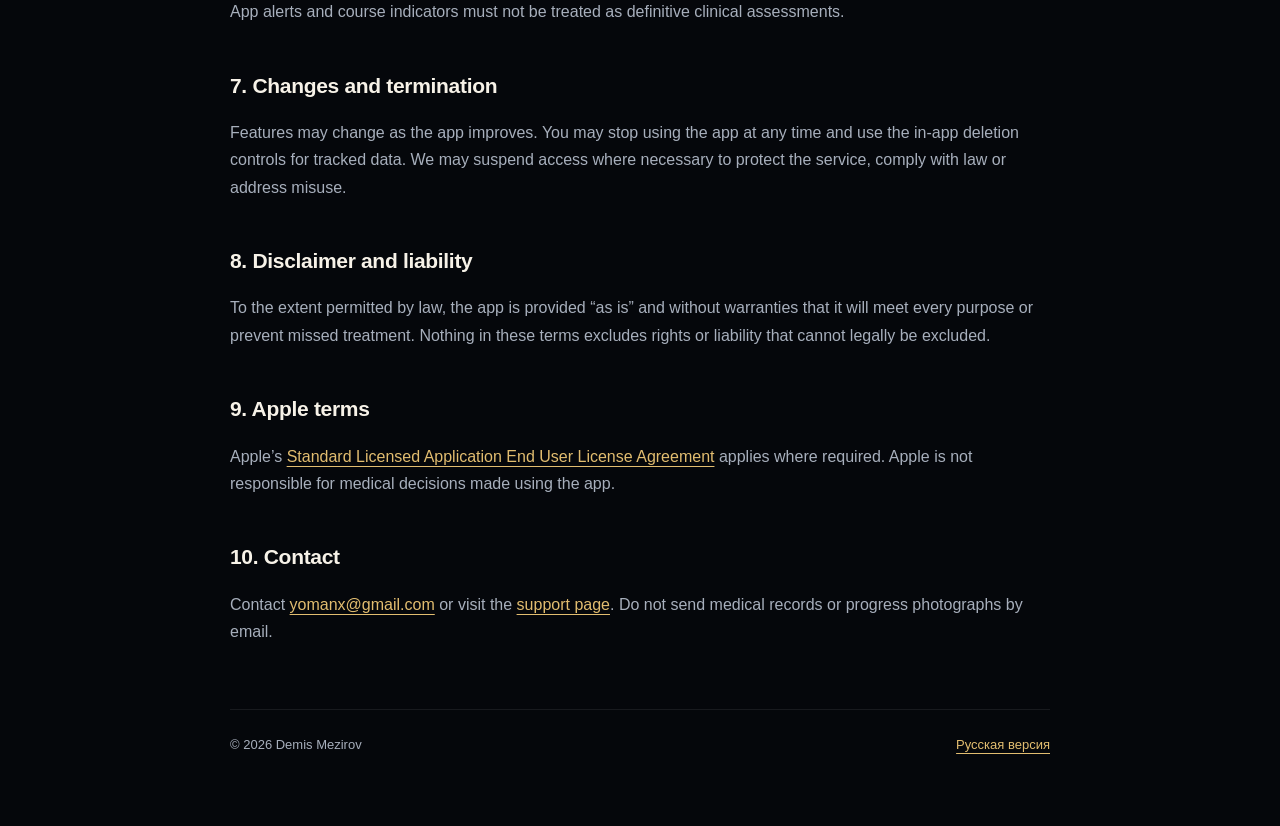
<file: terms.html>
<!doctype html>
<html lang="en">
<head>
  <meta charset="utf-8">
  <meta name="viewport" content="width=device-width,initial-scale=1">
  <meta name="description" content="Terms of Use for Follicle Control.">
  <title>Terms of Use — Follicle Control</title>
  <link rel="stylesheet" href="styles.css">
</head>
<body>
  <main class="document">
    <nav><a class="brand" href="index.html">Follicle Control</a><span class="nav-links"><a href="terms-ru.html">Русский</a><a href="privacy.html">Privacy</a><a href="support.html">Support</a></span></nav>
    <div class="eyebrow">Effective August 2, 2026</div>
    <h1>Terms of Use</h1>
    <p class="lead">These terms apply to your use of Follicle Control. By using the app, you agree to these terms and Apple’s applicable Licensed Application End User License Agreement.</p>

    <section class="notice"><strong>Not medical advice</strong><p>Follicle Control organizes information you enter. It does not diagnose, prescribe, monitor emergencies or replace a healthcare professional.</p></section>

    <h2>1. Appropriate use</h2>
    <p>You are responsible for the accuracy of your entries and for following instructions from qualified healthcare professionals. Never start, stop, double or modify medication solely because of information, reminders, summaries or evidence links displayed by the app.</p>

    <h2>2. Subscriptions</h2>
    <p>Optional premium access may be offered through auto-renewable App Store subscriptions. The exact product, introductory offer, price and billing period shown on the Apple purchase sheet at confirmation control your purchase. Payment is charged to your Apple Account. A subscription renews automatically unless cancelled at least 24 hours before the end of the current period. You can manage or cancel it in Apple Account subscription settings. Any eligible free trial or introductory offer converts to the displayed paid subscription unless cancelled before it ends. Restore Purchases is available in the app.</p>

    <h2>3. Availability and reminders</h2>
    <p>We work to keep the app reliable, but no software, device notification or synchronization service can be guaranteed uninterrupted, timely or error-free. Notifications are convenience reminders, not medical alarms. Keep independent records and safeguards for information critical to your care.</p>

    <h2>4. Your content</h2>
    <p>You retain ownership of photos, notes and records you create. You are responsible for having the right to store and share any content you add. Exporting or sharing content is your decision and responsibility.</p>

    <h2>5. Evidence library and external links</h2>
    <p>Research summaries and external links are supplied for general educational context only. They are not a recommendation, diagnosis or treatment instruction. External resources are controlled by their respective owners and may change.</p>

    <h2>6. Safety</h2>
    <p>For severe, sudden or worsening symptoms, contact emergency services or a qualified healthcare professional. App alerts and course indicators must not be treated as definitive clinical assessments.</p>

    <h2>7. Changes and termination</h2>
    <p>Features may change as the app improves. You may stop using the app at any time and use the in-app deletion controls for tracked data. We may suspend access where necessary to protect the service, comply with law or address misuse.</p>

    <h2>8. Disclaimer and liability</h2>
    <p>To the extent permitted by law, the app is provided “as is” and without warranties that it will meet every purpose or prevent missed treatment. Nothing in these terms excludes rights or liability that cannot legally be excluded.</p>

    <h2>9. Apple terms</h2>
    <p>Apple’s <a href="https://www.apple.com/legal/internet-services/itunes/dev/stdeula/">Standard Licensed Application End User License Agreement</a> applies where required. Apple is not responsible for medical decisions made using the app.</p>

    <h2>10. Contact</h2>
    <p>Contact <a href="mailto:yomanx@gmail.com?subject=Follicle%20Control%20support">yomanx@gmail.com</a> or visit the <a href="support.html">support page</a>. Do not send medical records or progress photographs by email.</p>
    <footer><span>© 2026 Demis Mezirov</span><span><a href="terms-ru.html">Русская версия</a></span></footer>
  </main>
</body>
</html>
</file>
<file: styles.css>
:root {
  color-scheme: dark;
  --bg: #05070b;
  --surface: #0d131e;
  --surface-2: #121b29;
  --text: #f7f2e8;
  --muted: #a7afbc;
  --gold: #e2bd70;
  --gold-2: #8e6b32;
  --emerald: #39c58b;
  --line: rgba(226, 189, 112, .20);
}
* { box-sizing: border-box; }
html { scroll-behavior: smooth; }
body {
  margin: 0;
  min-height: 100vh;
  font: 16px/1.7 -apple-system, BlinkMacSystemFont, "SF Pro Text", "Segoe UI", sans-serif;
  background:
    radial-gradient(circle at 70% -10%, rgba(142, 107, 50, .19), transparent 35%),
    radial-gradient(circle at 0 30%, rgba(23, 77, 65, .17), transparent 30%),
    var(--bg);
  color: var(--text);
}
body::before {
  content: "";
  position: fixed;
  inset: 0;
  pointer-events: none;
  opacity: .25;
  background-image: linear-gradient(rgba(255,255,255,.018) 1px, transparent 1px), linear-gradient(90deg, rgba(255,255,255,.018) 1px, transparent 1px);
  background-size: 42px 42px;
  mask-image: linear-gradient(to bottom, black, transparent 75%);
}
main { width: min(1040px, calc(100% - 36px)); margin: 0 auto; padding: 30px 0 70px; position: relative; }
main.document { width: min(820px, calc(100% - 36px)); }
nav { display: flex; align-items: center; justify-content: space-between; gap: 20px; margin-bottom: 76px; }
.brand { color: var(--text); font-weight: 700; text-decoration: none; letter-spacing: -.01em; }
.nav-links { display: flex; flex-wrap: wrap; gap: 20px; justify-content: flex-end; }
a { color: var(--gold); text-underline-offset: 4px; }
.hero { max-width: 830px; padding: 44px 0 64px; }
.eyebrow { color: var(--gold); text-transform: uppercase; letter-spacing: .18em; font-size: 12px; font-weight: 750; }
h1 { font: 600 clamp(43px, 8vw, 78px)/.98 ui-serif, Georgia, serif; letter-spacing: -.045em; margin: 17px 0 24px; }
h1 span { color: var(--gold); }
h2 { margin: 42px 0 10px; font-size: 21px; letter-spacing: -.015em; }
p, li { color: var(--muted); }
.lead { font-size: clamp(18px, 2.5vw, 22px); line-height: 1.55; color: var(--text); max-width: 720px; }
.actions { display: flex; flex-wrap: wrap; gap: 12px; margin: 30px 0 4px; }
.button { display: inline-flex; align-items: center; min-height: 48px; padding: 0 20px; border-radius: 999px; background: var(--gold); color: #191307; font-weight: 700; text-decoration: none; }
.button.secondary { color: var(--text); background: rgba(255,255,255,.055); border: 1px solid rgba(255,255,255,.11); }
.grid { display: grid; grid-template-columns: repeat(3, 1fr); gap: 14px; margin: 10px 0 54px; }
.card { padding: 25px; border: 1px solid var(--line); border-radius: 24px; background: linear-gradient(145deg, rgba(18,27,41,.91), rgba(8,12,19,.88)); box-shadow: 0 20px 70px rgba(0,0,0,.20); }
.card h2 { margin-top: 18px; }
.number { color: var(--emerald); font: 700 12px/1 monospace; letter-spacing: .14em; }
.notice { margin: 34px 0; padding: 20px 22px; border: 1px solid var(--line); border-left: 3px solid var(--gold); background: rgba(226, 189, 112, .07); border-radius: 12px; }
.notice p { margin-bottom: 0; }
.language { margin-top: 50px; color: var(--muted); }
footer { display: flex; justify-content: space-between; gap: 20px; margin-top: 64px; padding-top: 24px; border-top: 1px solid rgba(255,255,255,.08); color: var(--muted); font-size: 13px; }
.document ul { padding-left: 22px; }
.document li + li { margin-top: 8px; }
@media (max-width: 720px) {
  nav { align-items: flex-start; margin-bottom: 45px; }
  .nav-links { gap: 11px 15px; font-size: 14px; }
  .hero { padding-top: 20px; }
  .grid { grid-template-columns: 1fr; }
  footer { flex-direction: column; }
}
@media (prefers-reduced-motion: no-preference) {
  .card, .button { transition: transform .22s ease, border-color .22s ease, background .22s ease; }
  .card:hover { transform: translateY(-3px); border-color: rgba(226,189,112,.38); }
  .button:hover { transform: translateY(-1px); }
}
</file>
